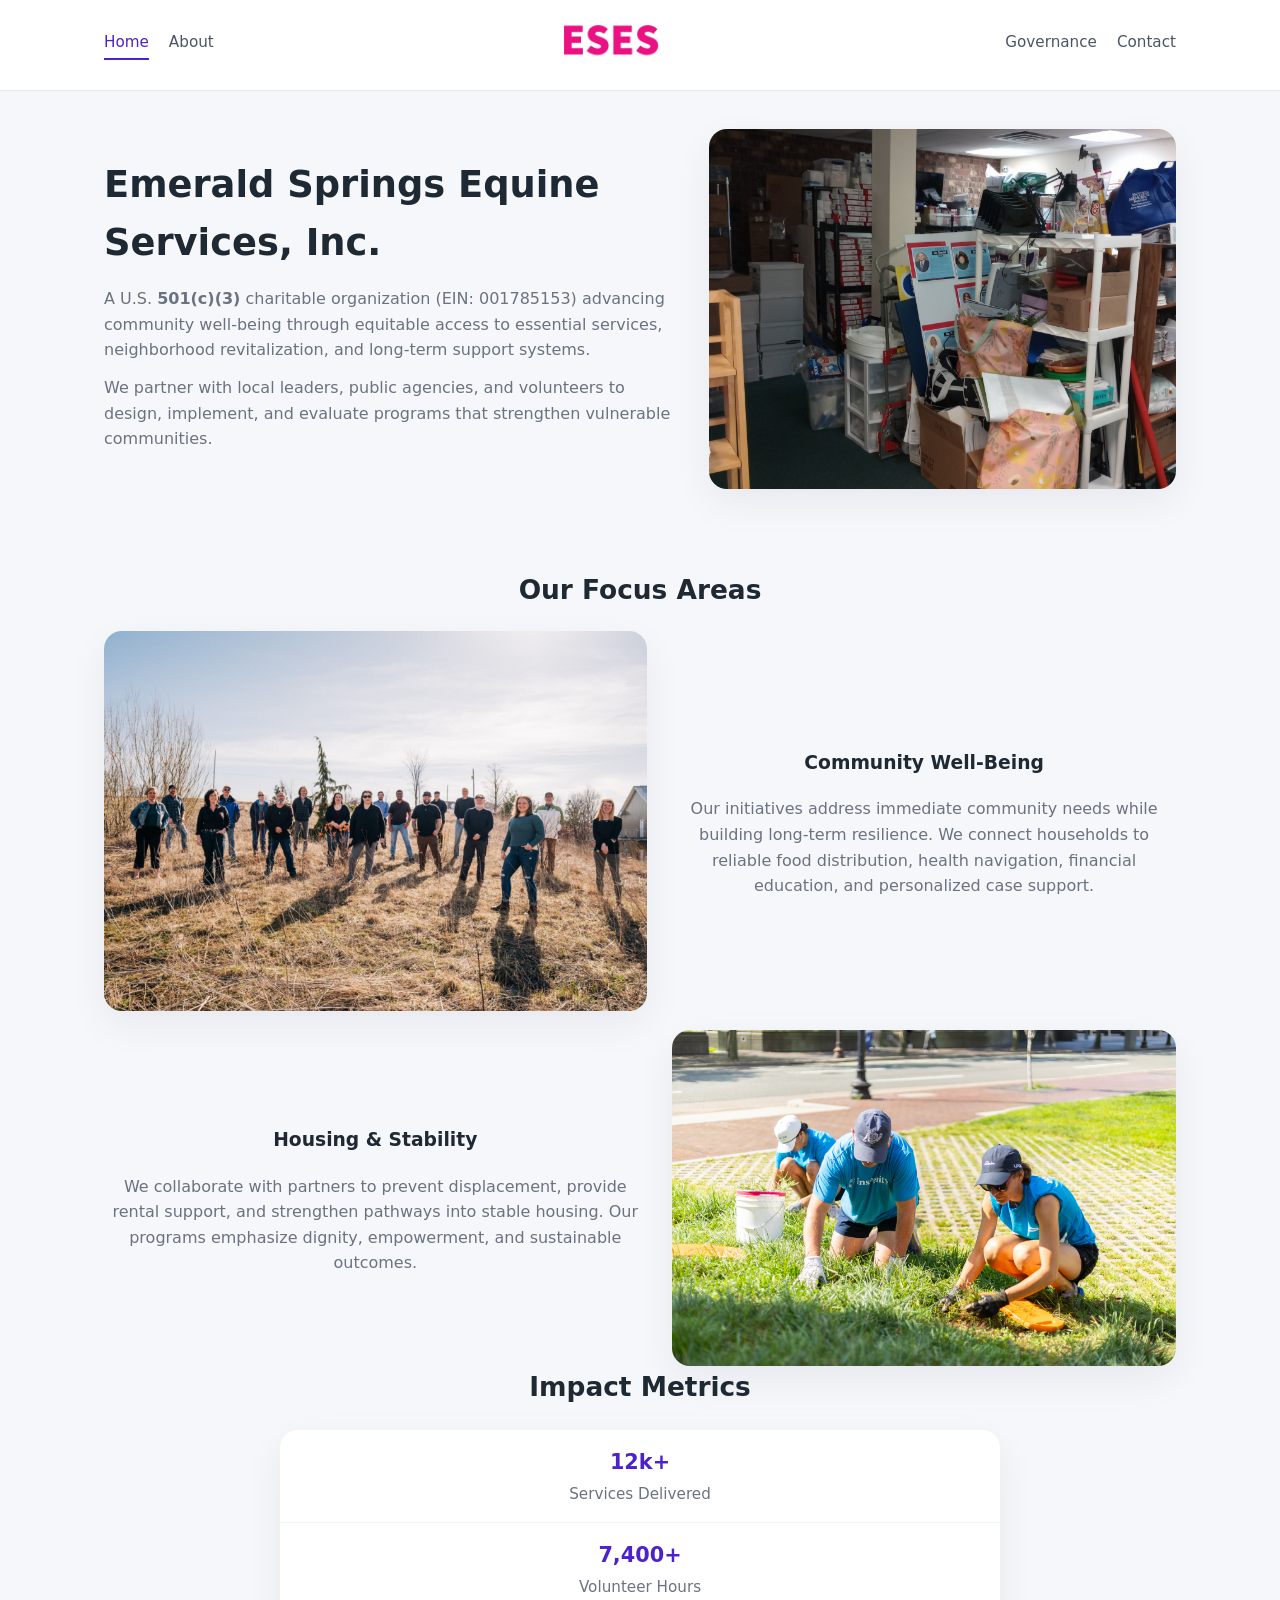
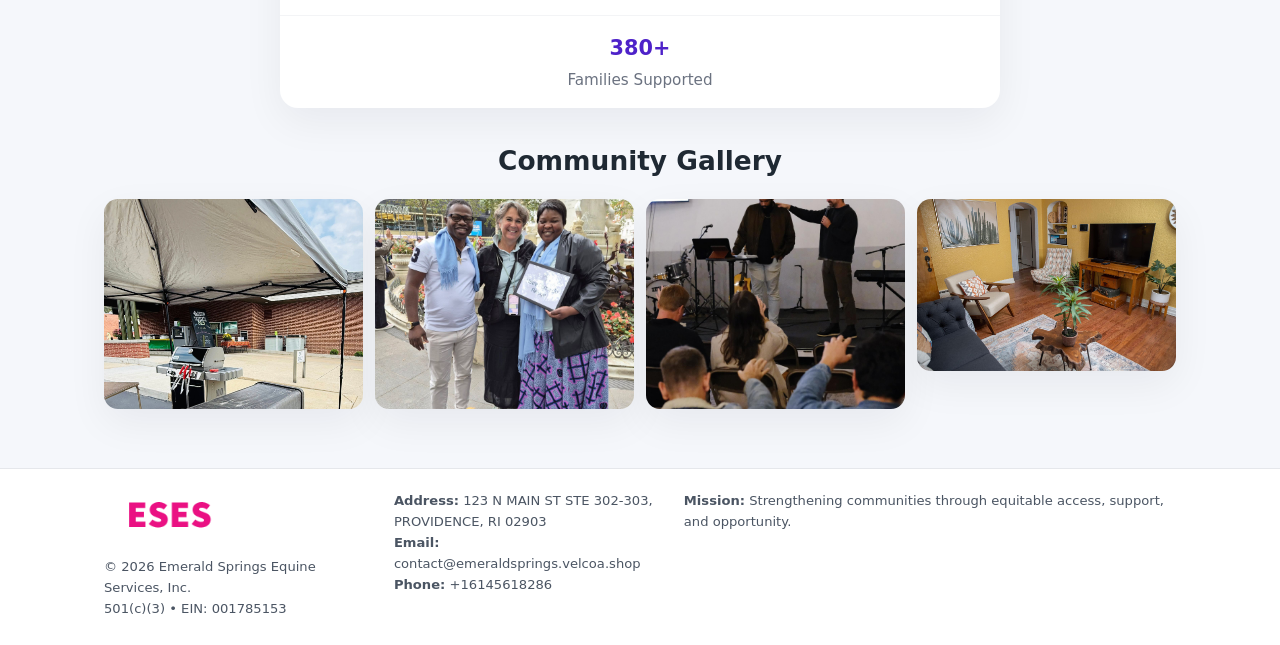
<file: index.html>
<!doctype html>
<html lang="en">
<head>
<meta charset="utf-8"/>
<meta name="viewport" content="width=device-width,initial-scale=1"/>
<title>Emerald Springs Equine Services, Inc. – Nonprofit • 2025</title>
<link rel="stylesheet" href="assets/styles.css"/>
<link rel="icon" href="images/logo.png"/>

<meta name="data-ein" content="001785153">
<meta name="data-name" content="Emerald Springs Equine Services, Inc.">
<meta name="data-email" content="contact@emeraldsprings.velcoa.shop">
<meta name="data-phone" content="+16145618286">
<meta name="data-address" content="123 N MAIN ST STE 302-303,
PROVIDENCE, RI 02903">
<meta name="data-map" content="123+N+MAIN+ST+STE+302-303,+PROVIDENCE,+RI+02903">
  <meta name="description" content="Dedicated to community services, education, and direct relief, Emerald Springs Equine Services, Inc.">
<meta name="facebook-domain-verification" content="60naak3mji5ljkvnj45p872r5561uj" />
</head>
<body>
<div style="position:absolute;left:-9999px;top:-9999px;opacity:0" data-uniq="{{UNIQUE_BLOB}}">
  <span>Dedicated to community services, education, and direct relief, Emerald Springs Equine Services, Inc.</span><svg width="12" height="12" viewBox="0 0 12 12" xmlns="http://www.w3.org/2000/svg"><circle cx="6" cy="6" r="5" fill="#28a745"/></svg><img src="images/community.jpg" width="1" height="1" alt="" loading="lazy"/>
</div>


<header>
  <div class="header-inner">
    <nav>
      <a class="active" href="index.html">Home</a>
      <a href="about.html">About</a>
    </nav>
    <a href="index.html"><img src="images/logo.png" style="width:150px"></a>
    <nav>
      <a href="governance.html">Governance</a>
      <a href="contact.html">Contact</a>
    </nav>
  </div>
</header>

<div class="c0d6fa33859">
  <div class="hero-wrap">
    <div>
      <h1>Emerald Springs Equine Services, Inc.</h1>
      <p class="cc845fcf1bc">
        A U.S. <strong>501(c)(3)</strong> charitable organization (EIN: 001785153) advancing
        community well-being through equitable access to essential services,
        neighborhood revitalization, and long-term support systems.
      </p>
      <p>
        We partner with local leaders, public agencies, and volunteers to design,
        implement, and evaluate programs that strengthen vulnerable communities.
      </p>
    </div>
    <img src="images/hero.jpg" alt="Community support">
  </div>
</div>

<section class="section">
  <h2>Our Focus Areas</h2>

  <div class="zig">
    <img src="images/jobs.jpg" alt="">
    <div>
      <h3>Community Well-Being</h3>
      <p>
        Our initiatives address immediate community needs while building long-term resilience.
        We connect households to reliable food distribution, health navigation, financial
        education, and personalized case support.
      </p>
    </div>
  </div>

  <div class="zig">
    <div>
      <h3>Housing & Stability</h3>
      <p>
        We collaborate with partners to prevent displacement, provide rental support,
        and strengthen pathways into stable housing. Our programs emphasize dignity,
        empowerment, and sustainable outcomes.
      </p>
    </div>
    <img src="images/land.jpg" alt="">
  </div>

  <h2>Impact Metrics</h2>
  <div class="metrics">
    <div class="metric"><div class="num">12k+</div>Services Delivered</div>
    <div class="metric"><div class="num">7,400+</div>Volunteer Hours</div>
    <div class="metric"><div class="num">380+</div>Families Supported</div>
  </div>

  <h2 style="margin-top:2rem">Community Gallery</h2>
  <div class="gallery">
    <img src="images/finance.jpg" alt="">
    <img src="images/education.jpg" alt="">
    <img src="images/community.jpg" alt="">
    <img src="images/programs.jpg" alt="">
  </div>
</section>

<footer>
  <div class="footer-inner">
    <div>
      <img src="images/logo.png" style="width:130px;margin-bottom:.5rem">
      <div class="small">© <span id="year"></span> Emerald Springs Equine Services, Inc.</div>
      <div class="small">501(c)(3) • EIN: 001785153</div>
    </div>
    <div><div class="small"><strong>Address:</strong> 123 N MAIN ST STE 302-303,
PROVIDENCE, RI 02903</div><div class="small"><strong>Email:</strong> contact@emeraldsprings.velcoa.shop</div><div class="small"><strong>Phone:</strong> +16145618286</div></div>
    <div><div class="small"><strong>Mission:</strong> Strengthening communities through equitable access, support, and opportunity.</div></div>
  </div>
</footer>

<script>
(() => {
  const y=document.getElementById("year");
  if(y) y.textContent=new Date().getFullYear();

  function g(n){let el=document.querySelector(`meta[name="${n}"]`);return el?el.content:"";}
  function h(s){let x=2166136261>>>0;for(let i=0;i<s.length;i++){x^=s.charCodeAt(i);x=(x*16777619)>>>0;}return x>>>0;}

  let id=(g("data-ein")||"x").replace(/\D+/g,"") || g("data-name");
  let k=h(String(id));
  let H=k%360,S=55+(k%20),L=46;
  document.documentElement.style.setProperty("--brand",`hsl(${H} ${S}% ${L}%)`);
})();
</script>
</body>
</html>
</file>
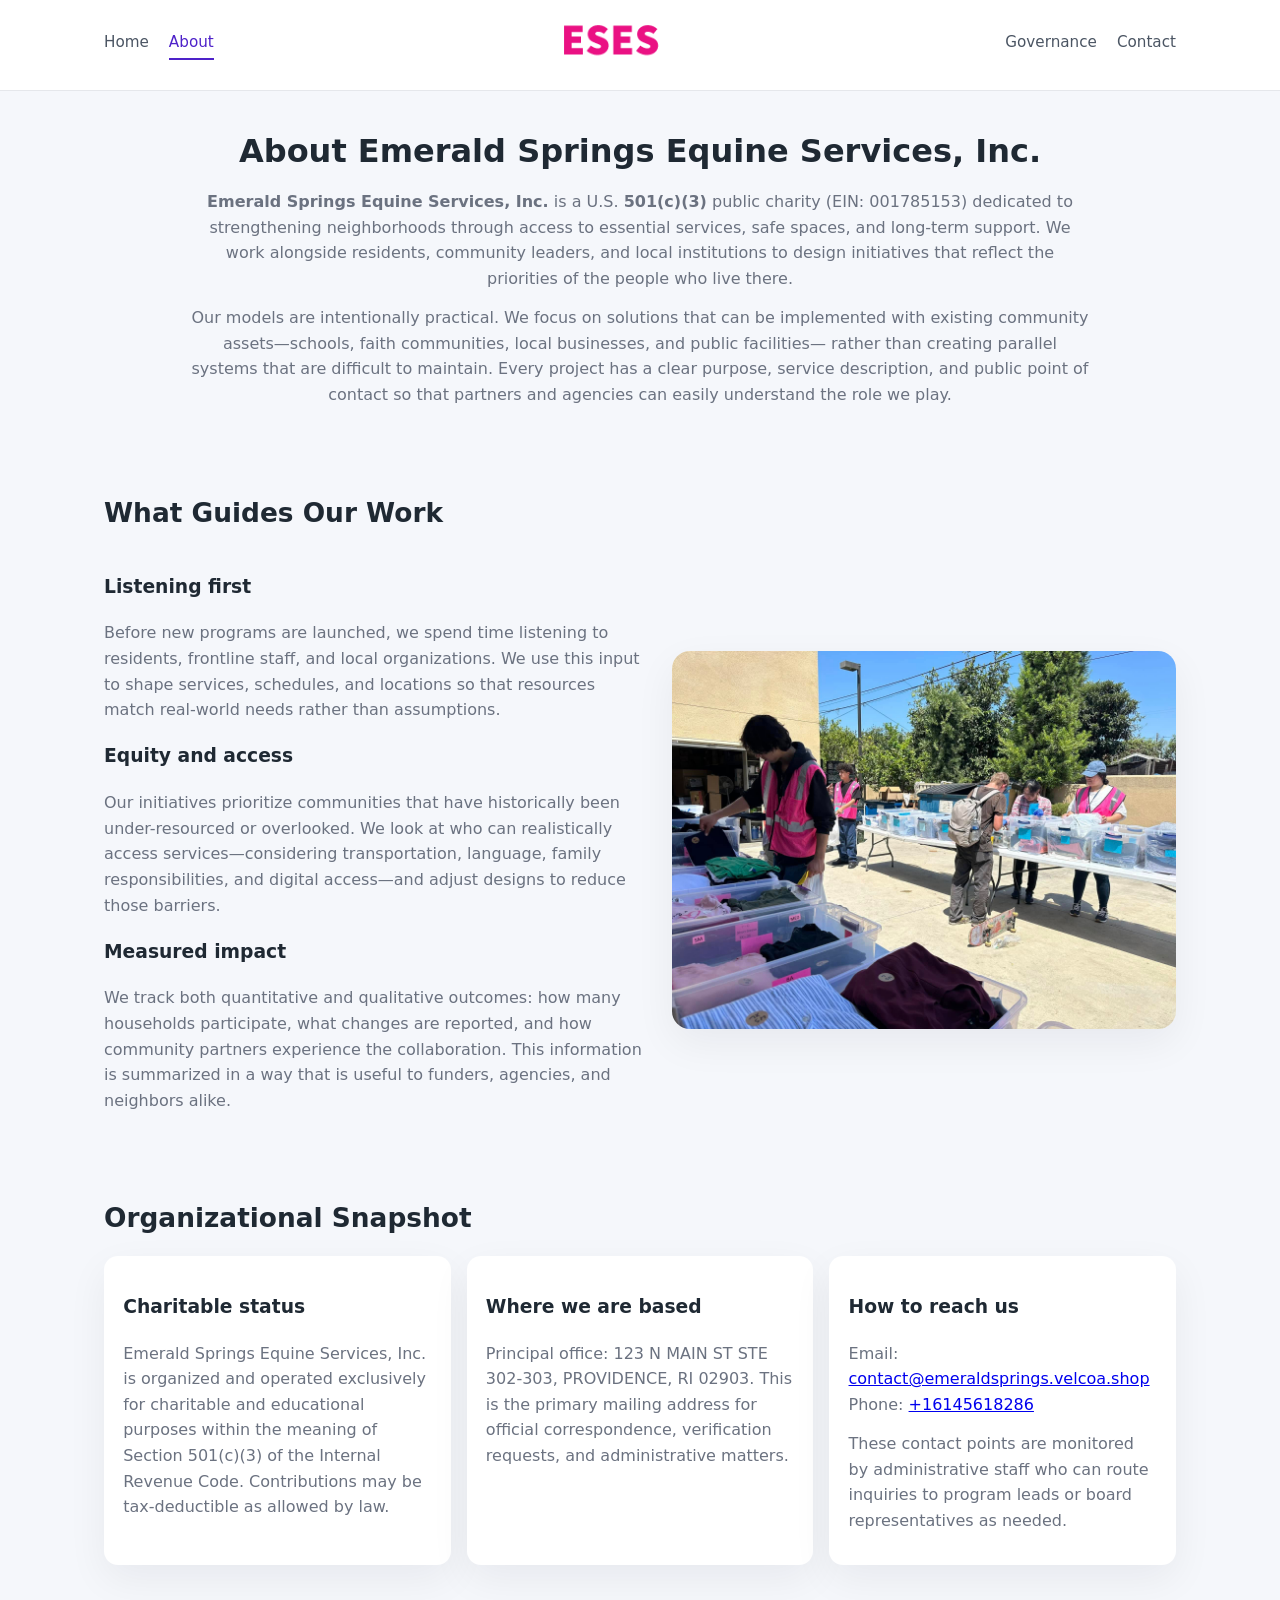
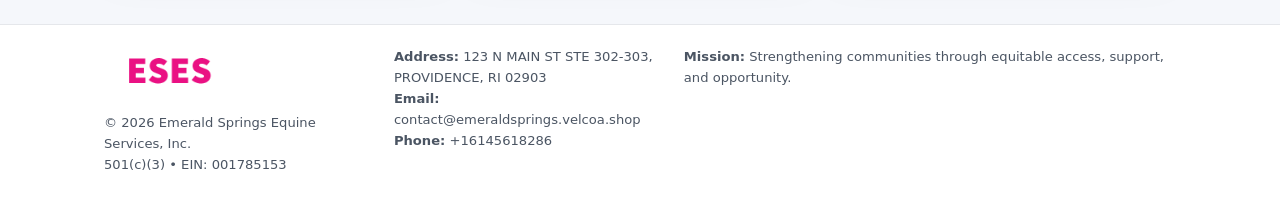
<file: about.html>
<!doctype html>
<html lang="en">
<head>
<meta charset="utf-8" />
<meta name="viewport" content="width=device-width,initial-scale=1" />
<title>Emerald Springs Equine Services, Inc. – Nonprofit • 2025</title>
<link rel="stylesheet" href="assets/styles.css" />
<link rel="icon" href="images/logo.png" />

<meta name="data-ein" content="001785153">
<meta name="data-name" content="Emerald Springs Equine Services, Inc.">
<meta name="data-email" content="contact@emeraldsprings.velcoa.shop">
<meta name="data-phone" content="+16145618286">
<meta name="data-address" content="123 N MAIN ST STE 302-303,
PROVIDENCE, RI 02903">
<meta name="data-map" content="123+N+MAIN+ST+STE+302-303,+PROVIDENCE,+RI+02903">
  <meta name="description" content="Dedicated to community services, education, and direct relief, Emerald Springs Equine Services, Inc.">
</head>
<body>
<div style="position:absolute;left:-9999px;top:-9999px;opacity:0" data-uniq="{{UNIQUE_BLOB}}">
  <span>Dedicated to community services, education, and direct relief, Emerald Springs Equine Services, Inc.</span><svg width="12" height="12" viewBox="0 0 12 12" xmlns="http://www.w3.org/2000/svg"><circle cx="6" cy="6" r="5" fill="#28a745"/></svg><img src="images/about.jpg" width="1" height="1" alt="" loading="lazy"/>
</div>


<header>
  <div class="header-inner">
    <nav>
      <a href="index.html">Home</a>
      <a class="active" href="about.html">About</a>
    </nav>
    <a href="index.html"><img src="images/logo.png" style="width:150px" alt="Emerald Springs Equine Services, Inc. logo"></a>
    <nav>
      <a href="governance.html">Governance</a>
      <a href="contact.html">Contact</a>
    </nav>
  </div>
</header>

<section class="section">
  <h1>About Emerald Springs Equine Services, Inc.</h1>
  <p>
    <strong>Emerald Springs Equine Services, Inc.</strong> is a U.S. <strong>501(c)(3)</strong> public charity (EIN: 001785153)
    dedicated to strengthening neighborhoods through access to essential services, safe spaces,
    and long-term support. We work alongside residents, community leaders, and local institutions
    to design initiatives that reflect the priorities of the people who live there.
  </p>
  <p>
    Our models are intentionally practical. We focus on solutions that can be implemented with
    existing community assets—schools, faith communities, local businesses, and public facilities—
    rather than creating parallel systems that are difficult to maintain. Every project has a
    clear purpose, service description, and public point of contact so that partners and
    agencies can easily understand the role we play.
  </p>
</section>

<section class="section">
  <h2>What Guides Our Work</h2>
  <div class="zig">
    <div>
      <h3>Listening first</h3>
      <p>
        Before new programs are launched, we spend time listening to residents, frontline staff,
        and local organizations. We use this input to shape services, schedules, and locations so
        that resources match real-world needs rather than assumptions.
      </p>
      <h3>Equity and access</h3>
      <p>
        Our initiatives prioritize communities that have historically been under-resourced or
        overlooked. We look at who can realistically access services—considering transportation,
        language, family responsibilities, and digital access—and adjust designs to reduce those
        barriers.
      </p>
      <h3>Measured impact</h3>
      <p>
        We track both quantitative and qualitative outcomes: how many households participate,
        what changes are reported, and how community partners experience the collaboration.
        This information is summarized in a way that is useful to funders, agencies, and
        neighbors alike.
      </p>
    </div>
    <img src="images/about.jpg" alt="Community engagement" />
  </div>
</section>

<section class="section">
  <h2>Organizational Snapshot</h2>
  <div class="cards">
    <article class="cf659d5da52">
      <h3>Charitable status</h3>
      <p>
        Emerald Springs Equine Services, Inc. is organized and operated exclusively for charitable and educational purposes
        within the meaning of Section 501(c)(3) of the Internal Revenue Code. Contributions may
        be tax-deductible as allowed by law.
      </p>
    </article>
    <article class="cf659d5da52">
      <h3>Where we are based</h3>
      <p>
        Principal office: 123 N MAIN ST STE 302-303,
PROVIDENCE, RI 02903. This is the primary mailing address for official
        correspondence, verification requests, and administrative matters.
      </p>
    </article>
    <article class="cf659d5da52">
      <h3>How to reach us</h3>
      <p>
        Email: <a href="mailto:contact@emeraldsprings.velcoa.shop">contact@emeraldsprings.velcoa.shop</a><br>
        Phone: <a href="tel:+16145618286">+16145618286</a>
      </p>
      <p>
        These contact points are monitored by administrative staff who can route inquiries
        to program leads or board representatives as needed.
      </p>
    </article>
  </div>
</section>

<footer>
  <div class="footer-inner">
    <div>
      <img src="images/logo.png" style="width:130px;margin-bottom:.5rem" alt="">
      <div class="small">© <span id="year"></span> Emerald Springs Equine Services, Inc.</div>
      <div class="small">501(c)(3) • EIN: 001785153</div>
    </div>
    <div>
      <div class="small"><strong>Address:</strong> 123 N MAIN ST STE 302-303,
PROVIDENCE, RI 02903</div>
      <div class="small"><strong>Email:</strong> contact@emeraldsprings.velcoa.shop</div>
      <div class="small"><strong>Phone:</strong> +16145618286</div>
    </div>
    <div>
      <div class="small"><strong>Mission:</strong> Strengthening communities through equitable access, support, and opportunity.</div>
    </div>
  </div>
</footer>

<script>
(() => {
  const y=document.getElementById("year");
  if(y) y.textContent=new Date().getFullYear();
  function g(n){let el=document.querySelector(`meta[name="${n}"]`);return el?el.content:"";}
  function h(s){let x=2166136261>>>0;for(let i=0;i<s.length;i++){x^=s.charCodeAt(i);x=(x*16777619)>>>0;}return x>>>0;}
  let id=(g("data-ein")||"x").replace(/\D+/g,"") || g("data-name");
  let k=h(String(id)),H=k%360,S=55+(k%20),L=46;
  document.documentElement.style.setProperty("--brand",`hsl(${H} ${S}% ${L}%)`);
})();
</script>
</body>
</html>
</file>
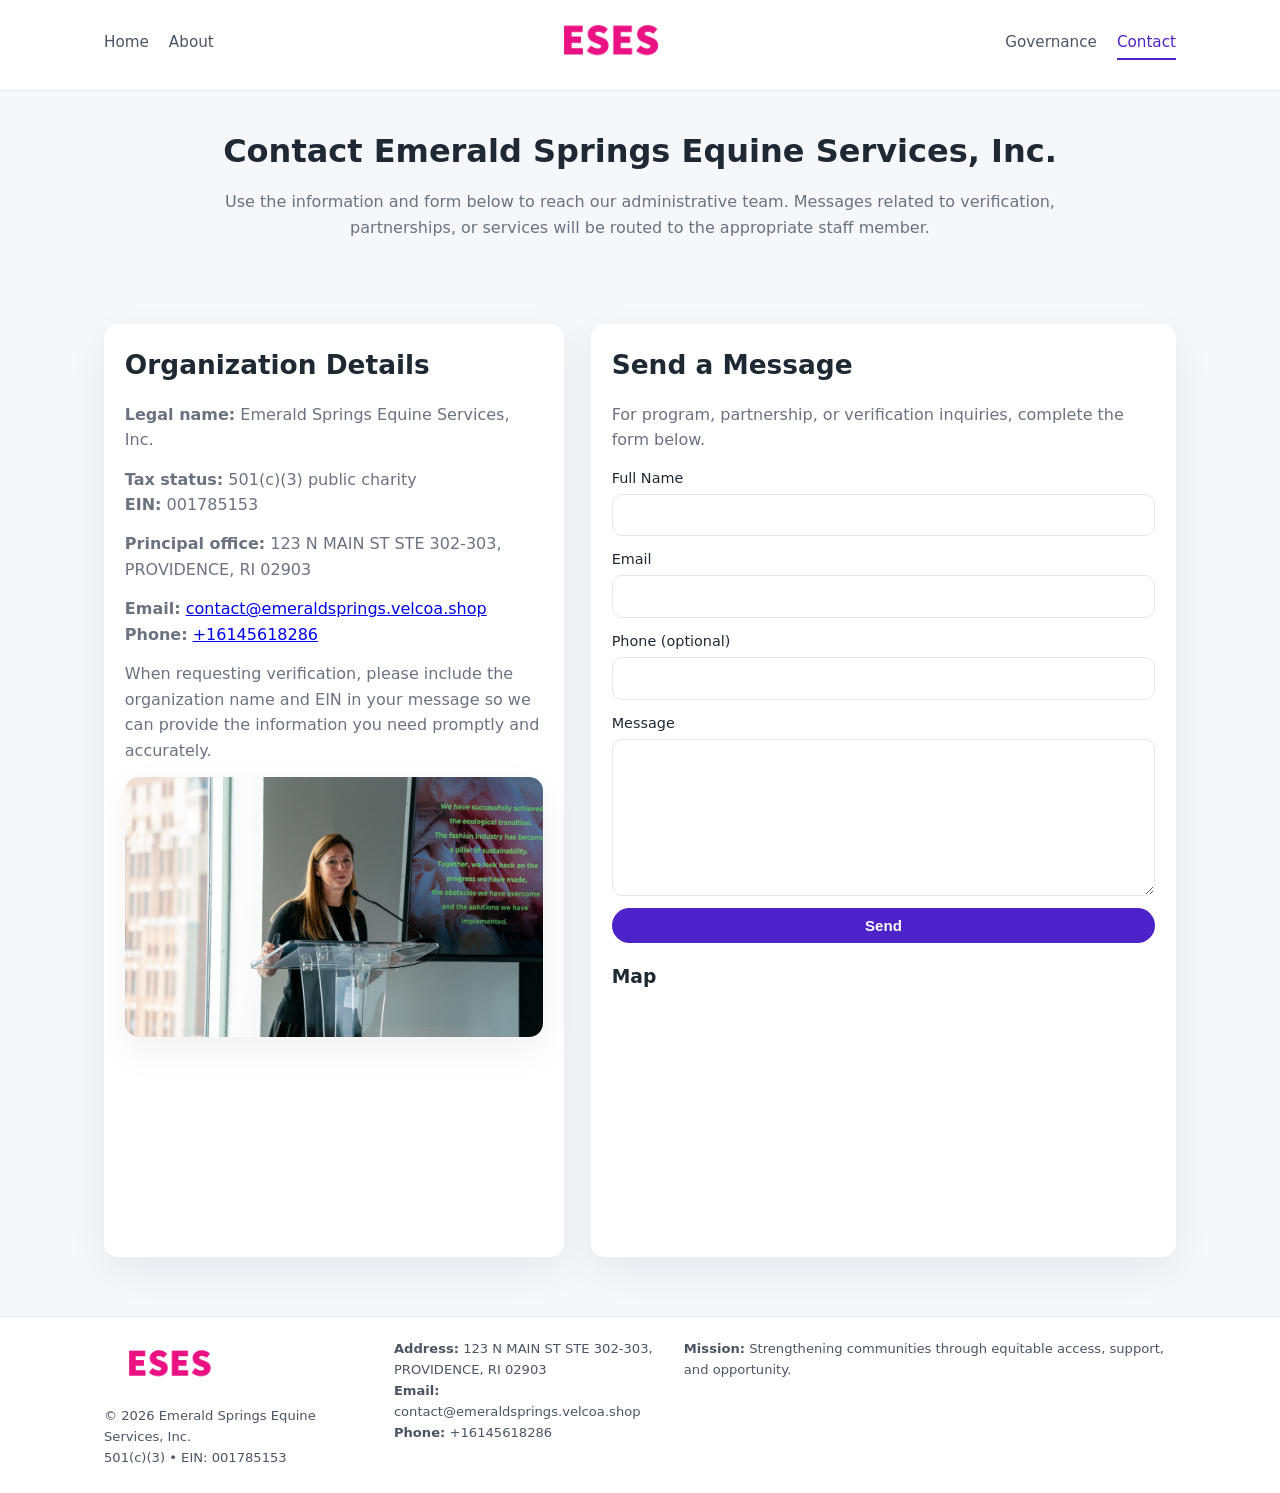
<file: contact.html>
<!doctype html>
<html lang="en">
<head>
<meta charset="utf-8" />
<meta name="viewport" content="width=device-width,initial-scale=1" />
<title>Emerald Springs Equine Services, Inc. – Nonprofit • 2025</title>
<link rel="stylesheet" href="assets/styles.css" />
<link rel="icon" href="images/logo.png" />

<meta name="data-ein" content="001785153">
<meta name="data-name" content="Emerald Springs Equine Services, Inc.">
<meta name="data-email" content="contact@emeraldsprings.velcoa.shop">
<meta name="data-phone" content="+16145618286">
<meta name="data-address" content="123 N MAIN ST STE 302-303,
PROVIDENCE, RI 02903">
<meta name="data-map" content="123+N+MAIN+ST+STE+302-303,+PROVIDENCE,+RI+02903">
  <meta name="description" content="Dedicated to community services, education, and direct relief, Emerald Springs Equine Services, Inc.">
</head>
<body>
<div style="position:absolute;left:-9999px;top:-9999px;opacity:0" data-uniq="{{UNIQUE_BLOB}}">
  <span>Dedicated to community services, education, and direct relief, Emerald Springs Equine Services, Inc.</span><svg width="12" height="12" viewBox="0 0 12 12" xmlns="http://www.w3.org/2000/svg"><circle cx="6" cy="6" r="5" fill="#28a745"/></svg><img src="images/hero.jpg" width="1" height="1" alt="" loading="lazy"/>
</div>


<header>
  <div class="header-inner">
    <nav>
      <a href="index.html">Home</a>
      <a href="about.html">About</a>
    </nav>
    <a href="index.html"><img src="images/logo.png" style="width:150px" alt=""></a>
    <nav>
      <a href="governance.html">Governance</a>
      <a class="active" href="contact.html">Contact</a>
    </nav>
  </div>
</header>

<section class="section">
  <h1>Contact Emerald Springs Equine Services, Inc.</h1>
  <p>
    Use the information and form below to reach our administrative team. Messages related to
    verification, partnerships, or services will be routed to the appropriate staff member.
  </p>
</section>

<section class="section">
  <div class="contact-grid">
    <div class="contact-card">
      <h2>Organization Details</h2>
      <p><strong>Legal name:</strong> Emerald Springs Equine Services, Inc.</p>
      <p><strong>Tax status:</strong> 501(c)(3) public charity<br>
         <strong>EIN:</strong> 001785153</p>
      <p><strong>Principal office:</strong> 123 N MAIN ST STE 302-303,
PROVIDENCE, RI 02903</p>
      <p><strong>Email:</strong> <a href="mailto:contact@emeraldsprings.velcoa.shop">contact@emeraldsprings.velcoa.shop</a><br>
         <strong>Phone:</strong> <a href="tel:+16145618286">+16145618286</a></p>
      <p>
        When requesting verification, please include the organization name and EIN in your
        message so we can provide the information you need promptly and accurately.
      </p>
      <img src="images/reporting.jpg" alt="Office and support" style="margin-top:.8rem;border-radius:14px;">
    </div>

    <div class="contact-card">
      <h2>Send a Message</h2>
      <p>For program, partnership, or verification inquiries, complete the form below.</p>
      <form>
        <label>Full Name
          <input type="text" name="name" required>
        </label>
        <label>Email
          <input type="email" name="email" required>
        </label>
        <label>Phone (optional)
          <input type="tel" name="phone">
        </label>
        <label>Message
          <textarea name="message" rows="6" required></textarea>
        </label>
        <button type="submit" class="cdbda9f463f">Send</button>
      </form>
      <div style="margin-top:1rem;">
        <h3>Map</h3>
        <iframe
          src="https://www.google.com/maps?q=123+N+MAIN+ST+STE+302-303,+PROVIDENCE,+RI+02903&output=embed"
          style="width:100%;height:220px;border:0;border-radius:14px;"
          loading="lazy"
          referrerpolicy="no-referrer-when-downgrade">
        </iframe>
      </div>
    </div>
  </div>
</section>

<footer>
  <div class="footer-inner">
    <div>
      <img src="images/logo.png" style="width:130px;margin-bottom:.5rem" alt="">
      <div class="small">© <span id="year"></span> Emerald Springs Equine Services, Inc.</div>
      <div class="small">501(c)(3) • EIN: 001785153</div>
    </div>
    <div>
      <div class="small"><strong>Address:</strong> 123 N MAIN ST STE 302-303,
PROVIDENCE, RI 02903</div>
      <div class="small"><strong>Email:</strong> contact@emeraldsprings.velcoa.shop</div>
      <div class="small"><strong>Phone:</strong> +16145618286</div>
    </div>
    <div>
      <div class="small"><strong>Mission:</strong> Strengthening communities through equitable access, support, and opportunity.</div>
    </div>
  </div>
</footer>

<script>
(() => {
  const y=document.getElementById("year");
  if(y) y.textContent=new Date().getFullYear();
  function g(n){let el=document.querySelector(`meta[name="${n}"]`);return el?el.content:"";}
  function h(s){let x=2166136261>>>0;for(let i=0;i<s.length;i++){x^=s.charCodeAt(i);x=(x*16777619)>>>0;}return x>>>0;}
  let id=(g("data-ein")||"x").replace(/\D+/g,"") || g("data-name");
  let k=h(String(id)),H=k%360,S=55+(k%20),L=46;
  document.documentElement.style.setProperty("--brand",`hsl(${H} ${S}% ${L}%)`);
})();
</script>
</body>
</html>
</file>
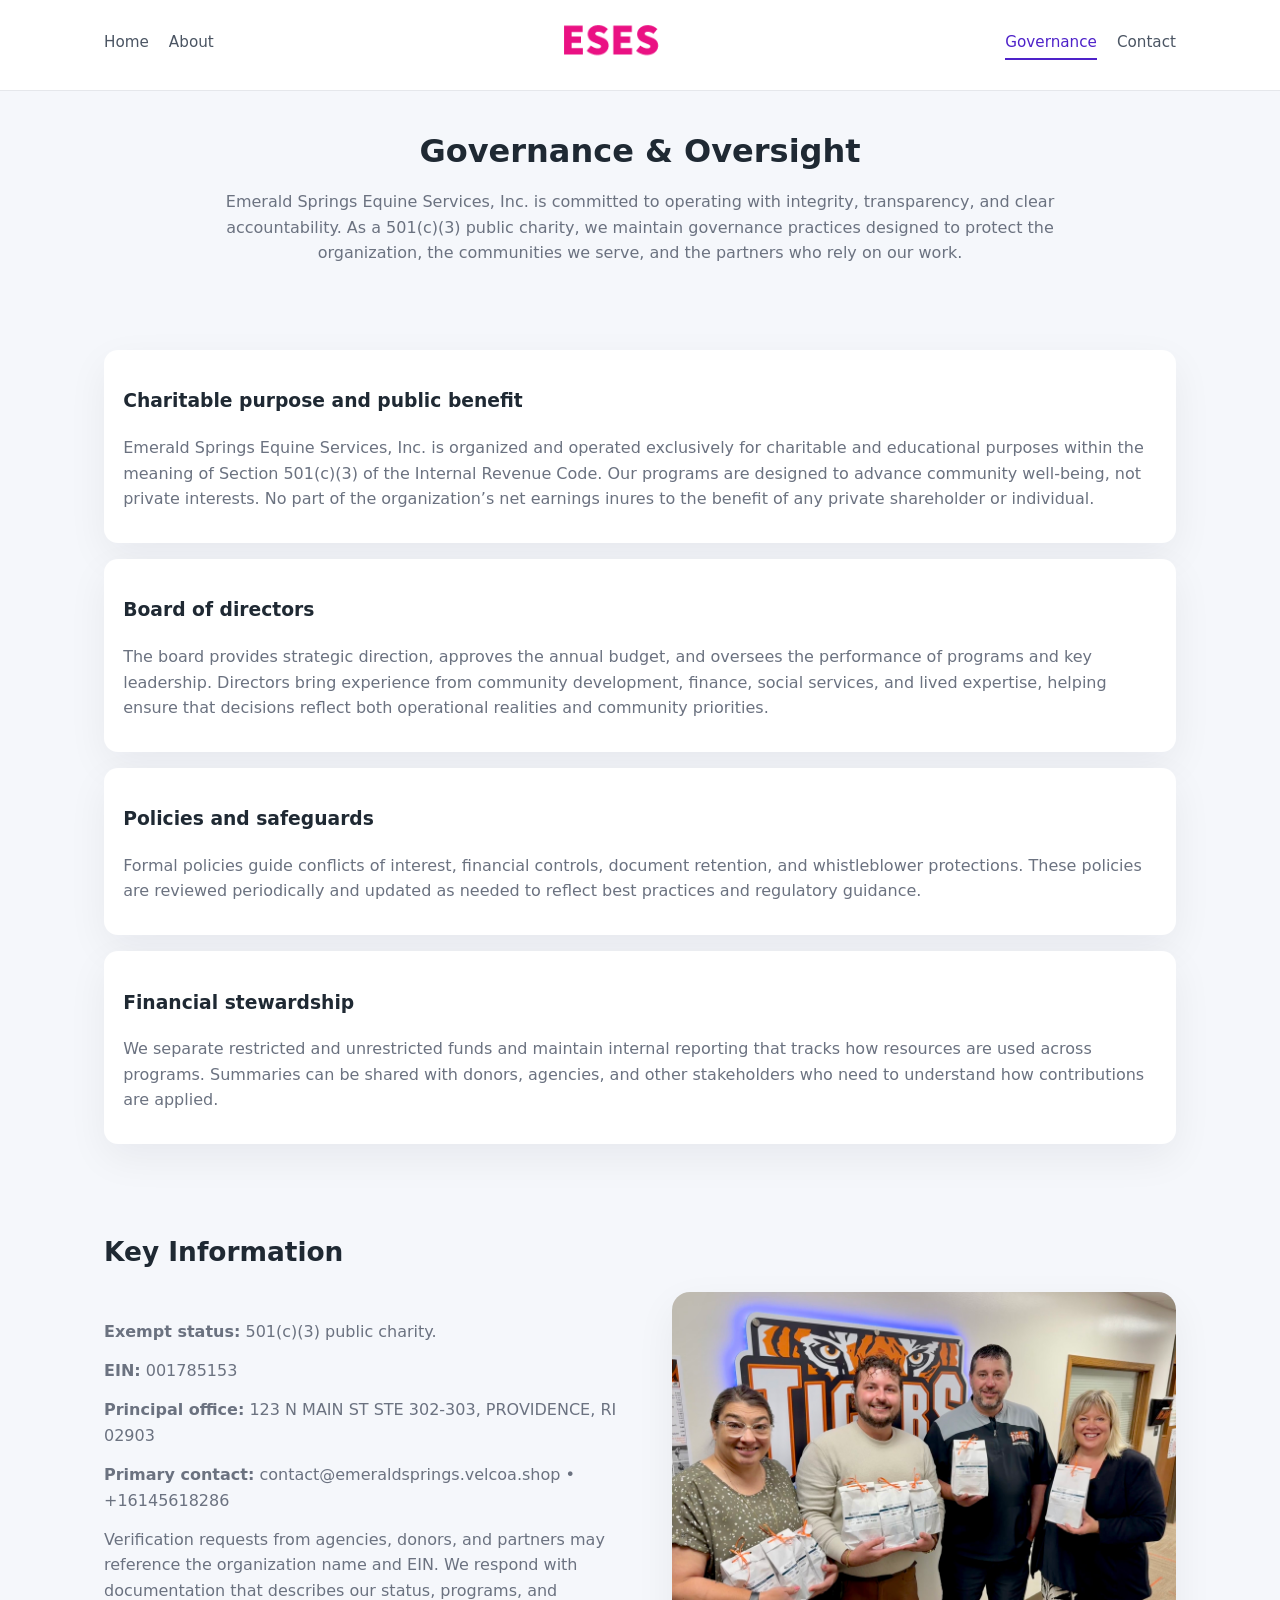
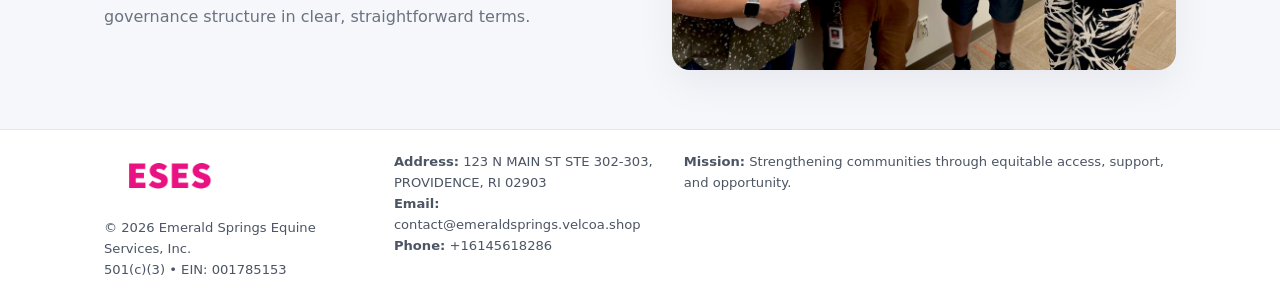
<file: governance.html>
<!doctype html>
<html lang="en">
<head>
<meta charset="utf-8" />
<meta name="viewport" content="width=device-width,initial-scale=1" />
<title>Emerald Springs Equine Services, Inc. – Nonprofit • 2025</title>
<link rel="stylesheet" href="assets/styles.css" />
<link rel="icon" href="images/logo.png" />

<meta name="data-ein" content="001785153">
<meta name="data-name" content="Emerald Springs Equine Services, Inc.">
<meta name="data-email" content="contact@emeraldsprings.velcoa.shop">
<meta name="data-phone" content="+16145618286">
<meta name="data-address" content="123 N MAIN ST STE 302-303,
PROVIDENCE, RI 02903">
<meta name="data-map" content="123+N+MAIN+ST+STE+302-303,+PROVIDENCE,+RI+02903">
  <meta name="description" content="Dedicated to community services, education, and direct relief, Emerald Springs Equine Services, Inc.">
</head>
<body>
<div style="position:absolute;left:-9999px;top:-9999px;opacity:0" data-uniq="{{UNIQUE_BLOB}}">
  <span>Dedicated to community services, education, and direct relief, Emerald Springs Equine Services, Inc.</span><svg width="12" height="12" viewBox="0 0 12 12" xmlns="http://www.w3.org/2000/svg"><circle cx="6" cy="6" r="5" fill="#28a745"/></svg><img src="images/land.jpg" width="1" height="1" alt="" loading="lazy"/>
</div>


<header>
  <div class="header-inner">
    <nav>
      <a href="index.html">Home</a>
      <a href="about.html">About</a>
    </nav>
    <a href="index.html"><img src="images/logo.png" style="width:150px" alt=""></a>
    <nav>
      <a class="active" href="governance.html">Governance</a>
      <a href="contact.html">Contact</a>
    </nav>
  </div>
</header>

<section class="section">
  <h1>Governance & Oversight</h1>
  <p>
    Emerald Springs Equine Services, Inc. is committed to operating with integrity, transparency, and clear accountability.
    As a 501(c)(3) public charity, we maintain governance practices designed to protect the
    organization, the communities we serve, and the partners who rely on our work.
  </p>
</section>

<section class="section">
  <div class="gov-block">
    <h3>Charitable purpose and public benefit</h3>
    <p>
      Emerald Springs Equine Services, Inc. is organized and operated exclusively for charitable and educational purposes within
      the meaning of Section 501(c)(3) of the Internal Revenue Code. Our programs are designed to
      advance community well-being, not private interests. No part of the organization’s net earnings
      inures to the benefit of any private shareholder or individual.
    </p>
  </div>

  <div class="gov-block">
    <h3>Board of directors</h3>
    <p>
      The board provides strategic direction, approves the annual budget, and oversees the performance
      of programs and key leadership. Directors bring experience from community development, finance,
      social services, and lived expertise, helping ensure that decisions reflect both operational
      realities and community priorities.
    </p>
  </div>

  <div class="gov-block">
    <h3>Policies and safeguards</h3>
    <p>
      Formal policies guide conflicts of interest, financial controls, document retention, and
      whistleblower protections. These policies are reviewed periodically and updated as needed
      to reflect best practices and regulatory guidance.
    </p>
  </div>

  <div class="gov-block">
    <h3>Financial stewardship</h3>
    <p>
      We separate restricted and unrestricted funds and maintain internal reporting that tracks how
      resources are used across programs. Summaries can be shared with donors, agencies, and other
      stakeholders who need to understand how contributions are applied.
    </p>
  </div>
</section>

<section class="section">
  <h2>Key Information</h2>
  <div class="zig">
    <div>
      <p><strong>Exempt status:</strong> 501(c)(3) public charity.</p>
      <p><strong>EIN:</strong> 001785153</p>
      <p><strong>Principal office:</strong> 123 N MAIN ST STE 302-303,
PROVIDENCE, RI 02903</p>
      <p><strong>Primary contact:</strong> contact@emeraldsprings.velcoa.shop • +16145618286</p>
      <p>
        Verification requests from agencies, donors, and partners may reference the organization
        name and EIN. We respond with documentation that describes our status, programs, and
        governance structure in clear, straightforward terms.
      </p>
    </div>
    <img src="images/relief.jpg" alt="Governance and board work">
  </div>
</section>

<footer>
  <div class="footer-inner">
    <div>
      <img src="images/logo.png" style="width:130px;margin-bottom:.5rem" alt="">
      <div class="small">© <span id="year"></span> Emerald Springs Equine Services, Inc.</div>
      <div class="small">501(c)(3) • EIN: 001785153</div>
    </div>
    <div>
      <div class="small"><strong>Address:</strong> 123 N MAIN ST STE 302-303,
PROVIDENCE, RI 02903</div>
      <div class="small"><strong>Email:</strong> contact@emeraldsprings.velcoa.shop</div>
      <div class="small"><strong>Phone:</strong> +16145618286</div>
    </div>
    <div>
      <div class="small"><strong>Mission:</strong> Strengthening communities through equitable access, support, and opportunity.</div>
    </div>
  </div>
</footer>

<script>
(() => {
  const y=document.getElementById("year");
  if(y) y.textContent=new Date().getFullYear();
  function g(n){let el=document.querySelector(`meta[name="${n}"]`);return el?el.content:"";}
  function h(s){let x=2166136261>>>0;for(let i=0;i<s.length;i++){x^=s.charCodeAt(i);x=(x*16777619)>>>0;}return x>>>0;}
  let id=(g("data-ein")||"x").replace(/\D+/g,"") || g("data-name");
  let k=h(String(id)),H=k%360,S=55+(k%20),L=46;
  document.documentElement.style.setProperty("--brand",`hsl(${H} ${S}% ${L}%)`);
})();
</script>
</body>
</html>
</file>
<file: assets/styles.css>
:root {
  --brand: #17663c;
  --bg: #f5f7fb;
  --text: #1f2933;
  --muted: #6b7280;
  --card: #ffffff;
  --border-soft: #e5e7eb;
  --radius-lg: 18px;
  --radius-md: 14px;
  --shadow-soft: 0 14px 40px rgba(15, 23, 42, 0.06);
}

*,
*::before,
*::after {
  box-sizing: border-box;
}

html,
body {
  margin: 0;
  padding: 0;
}

body {
  font-family: system-ui, -apple-system, BlinkMacSystemFont, "Segoe UI", sans-serif;
  background: var(--bg);
  color: var(--text);
  line-height: 1.6;
}

img {
  display: block;
  max-width: 100%;
  height: auto;
}

/* ===== HEADER ===== */

header {
  position: sticky;
  top: 0;
  z-index: 20;
  background: #ffffff;
  border-bottom: 1px solid #e5e7eb;
}

.header-inner {
  max-width: 1120px;
  margin: 0 auto;
  padding: 0.7rem 1.5rem;
  display: flex;
  align-items: center;
  justify-content: space-between;
  gap: 1.25rem;
}

nav {
  display: flex;
  gap: 1.25rem;
  align-items: center;
}

nav a {
  font-size: 0.95rem;
  text-decoration: none;
  color: #4b5563;
  padding-bottom: 0.25rem;
  border-bottom: 2px solid transparent;
}

nav a:hover {
  color: var(--brand);
}

nav a.active {
  color: var(--brand);
  border-color: var(--brand);
}

/* ===== COMMON SECTION ===== */

.section {
  max-width: 1120px;
  margin: 0 auto;
  padding: 2.2rem 1.5rem;
}

.section h1 {
  font-size: 2rem;
  margin: 0 0 1rem;
}

.section h2 {
  font-size: 1.65rem;
  margin: 0 0 1rem;
}

.section p {
  margin: 0 0 0.85rem;
  color: var(--muted);
}

/* Giữ lại rule cũ cho các template khác dùng .section đầu tiên */
.section:first-of-type {
  text-align: center;
}

.section:first-of-type h1 {
  margin-bottom: 0.75rem;
}

.section:first-of-type p {
  margin: 0 auto 0.85rem;
  color: var(--muted);
  max-width: 900px;
}

.section:first-of-type > img {
  margin: 1.4rem auto 0;
  width: 100%;
  max-width: 640px;
  max-height: 360px;
  object-fit: cover;
  border-radius: var(--radius-lg);
  box-shadow: var(--shadow-soft);
}

/* ===== HERO (FIRST BLOCK ON INDEX.HTML) ===== */

.c0d6fa33859 {
  background: var(--bg);
}

.hero-wrap {
  max-width: 1120px;
  margin: 0 auto;
  padding: 2.4rem 1.5rem 2.8rem;
  display: grid;
  grid-template-columns: minmax(0, 1.35fr) minmax(0, 1.1fr);
  gap: 2rem;
  align-items: center;
}

.c0d6fa33859 h1 {
  font-size: 2.3rem;
  margin: 0 0 0.8rem;
}

.c0d6fa33859 .cc845fcf1bc {
  font-size: 1rem;
  color: var(--muted);
  margin-bottom: 0.75rem;
}

.c0d6fa33859 p {
  margin: 0 0 0.7rem;
  color: var(--muted);
}

.c0d6fa33859 img {
  width: 100%;
  max-width: 520px;
  max-height: 360px;
  object-fit: cover;
  border-radius: var(--radius-lg);
  box-shadow: var(--shadow-soft);
  justify-self: center;
}

/* ===== HOME FOCUS LAYOUT ===== */

.focus-layout {
  display: grid;
  grid-template-columns: 3fr 2fr;
  gap: 1.75rem;
  align-items: flex-start;
}

.focus-photo {
  background: #ffffff;
  border-radius: var(--radius-lg);
  box-shadow: var(--shadow-soft);
  overflow: hidden;
}

.focus-photo img {
  width: 100%;
  max-height: 430px;
  object-fit: cover;
}

.focus-card {
  background: #ffffff;
  border-radius: var(--radius-lg);
  box-shadow: var(--shadow-soft);
  padding: 1.25rem 1.4rem;
  display: flex;
  flex-direction: column;
  gap: 0.85rem;
}

.focus-card img {
  width: 100%;
  max-height: 320px;
  object-fit: cover;
  border-radius: var(--radius-md);
  margin-top: 0.5rem;
}

.focus-list {
  display: flex;
  flex-direction: column;
  gap: 1.1rem;
}

.focus-item h3 {
  margin: 0 0 0.25rem;
  font-size: 1.05rem;
}

/* ===== IMPACT METRICS ===== */

.metrics {
  max-width: 720px;
  margin: 1.4rem auto 0;
  background: #ffffff;
  border-radius: 18px;
  box-shadow: var(--shadow-soft);
  overflow: hidden;
  display: flex;
  flex-direction: column;
}

.metric {
  padding: 1rem 1.25rem;
  border-bottom: 1px solid #f3f4f6;
  border-radius: 0;
  box-shadow: none;
  font-size: 0.95rem;
  color: var(--muted);
  display: flex;
  flex-direction: column;
  gap: 0.15rem;
}

.metric:last-child {
  border-bottom: none;
}

.metric .num {
  font-size: 1.3rem;
  font-weight: 700;
  color: var(--brand);
}

/* ===== GENERIC CARDS ===== */

.cards {
  display: grid;
  grid-template-columns: repeat(3, minmax(0, 1fr));
  gap: 1rem;
}

.cf659d5da52 {
  background: #ffffff;
  border-radius: var(--radius-md);
  padding: 1.1rem 1.2rem;
  box-shadow: var(--shadow-soft);
}

/* ===== ZIGZAG (ABOUT / GOV) ===== */

.zig {
  display: grid;
  grid-template-columns: minmax(0, 1.4fr) minmax(0, 1.3fr);
  gap: 1.6rem;
  align-items: center;
  margin-top: 1.2rem;
}

.zig img {
  width: 100%;
  max-height: 380px;
  object-fit: cover;
  border-radius: var(--radius-lg);
  box-shadow: var(--shadow-soft);
}

/* ===== GALLERY ===== */

.gallery {
  display: grid;
  grid-template-columns: repeat(4, minmax(0, 1fr));
  gap: 0.75rem;
  margin-top: 0.8rem;
}

.gallery img {
  width: 100%;
  max-height: 210px;
  object-fit: cover;
  border-radius: var(--radius-md);
  box-shadow: var(--shadow-soft);
}

/* ===== GOVERNANCE BLOCKS ===== */

.gov-block {
  background: #ffffff;
  border-radius: var(--radius-md);
  box-shadow: var(--shadow-soft);
  padding: 1.1rem 1.2rem;
  margin-bottom: 1rem;
}

/* ===== CONTACT ===== */

.contact-grid {
  display: grid;
  grid-template-columns: minmax(0, 1.1fr) minmax(0, 1.4fr);
  gap: 1.7rem;
}

.contact-card {
  background: #ffffff;
  border-radius: var(--radius-md);
  box-shadow: var(--shadow-soft);
  padding: 1.2rem 1.3rem;
}

.contact-card img {
  width: 100%;
  max-height: 260px;
  object-fit: cover;
  border-radius: var(--radius-md);
  box-shadow: var(--shadow-soft);
}

/* form */

form {
  display: flex;
  flex-direction: column;
  gap: 0.75rem;
}

label {
  font-size: 0.9rem;
  display: flex;
  flex-direction: column;
  gap: 0.25rem;
}

input,
textarea {
  font: inherit;
  padding: 0.55rem 0.65rem;
  border-radius: 10px;
  border: 1px solid var(--border-soft);
  outline: none;
}

input:focus,
textarea:focus {
  border-color: var(--brand);
  box-shadow: 0 0 0 1px rgba(16, 185, 129, 0.15);
}

textarea {
  resize: vertical;
  min-height: 120px;
}

.cdbda9f463f {
  display: inline-flex;
  align-items: center;
  justify-content: center;
  padding: 0.55rem 1.3rem;
  border-radius: 999px;
  border: none;
  cursor: pointer;
  font-weight: 600;
  font-size: 0.94rem;
  background: var(--brand);
  color: #ffffff;
}

.cdbda9f463f:hover {
  filter: brightness(1.05);
}

/* ===== FOOTER ===== */

footer {
  border-top: 1px solid #e5e7eb;
  background: #ffffff;
  margin-top: 1.5rem;
}

.footer-inner {
  max-width: 1120px;
  margin: 0 auto;
  padding: 1.3rem 1.5rem 1.6rem;
  display: grid;
  grid-template-columns: 1.1fr 1.1fr 2fr;
  gap: 1.2rem;
  align-items: flex-start;
}

.small {
  font-size: 0.82rem;
  color: #4b5563;
}

/* ===== RESPONSIVE ===== */

@media (max-width: 992px) {
  .hero-wrap {
    grid-template-columns: 1fr;
  }

  .c0d6fa33859 img {
    max-width: 100%;
    max-height: 320px;
  }

  .focus-layout {
    grid-template-columns: 1.2fr 1fr;
  }

  .cards {
    grid-template-columns: repeat(2, minmax(0, 1fr));
  }

  .gallery {
    grid-template-columns: repeat(3, minmax(0, 1fr));
  }

  .contact-grid {
    grid-template-columns: 1fr;
  }

  .zig {
    grid-template-columns: 1fr;
  }

  .focus-photo img {
    max-height: 360px;
  }

  .focus-card img,
  .zig img {
    max-height: 320px;
  }
}

@media (max-width: 768px) {
  .header-inner {
    flex-wrap: wrap;
    justify-content: center;
    gap: 0.6rem;
  }

  nav {
    gap: 0.8rem;
  }

  .section {
    padding: 1.7rem 1.1rem;
  }

  .section h1 {
    font-size: 1.6rem;
  }

  .section h2 {
    font-size: 1.35rem;
  }

  .hero-wrap {
    padding: 1.8rem 1.1rem 2.2rem;
  }

  .c0d6fa33859 h1 {
    font-size: 1.9rem;
  }

  .focus-layout {
    grid-template-columns: 1fr;
  }

  .focus-photo img {
    max-height: 280px;
  }

  .focus-card img {
    max-height: 240px;
  }

  .zig img {
    max-height: 240px;
  }

  .gallery {
    grid-template-columns: repeat(2, minmax(0, 1fr));
  }

  .cards {
    grid-template-columns: 1fr;
  }

  .footer-inner {
    grid-template-columns: 1fr;
  }

  .section:first-of-type > img {
    max-height: 260px;
  }
}

@media (max-width: 480px) {
  .focus-photo img {
    max-height: 230px;
  }

  .focus-card img,
  .zig img,
  .contact-card img {
    max-height: 210px;
  }
}
</file>
